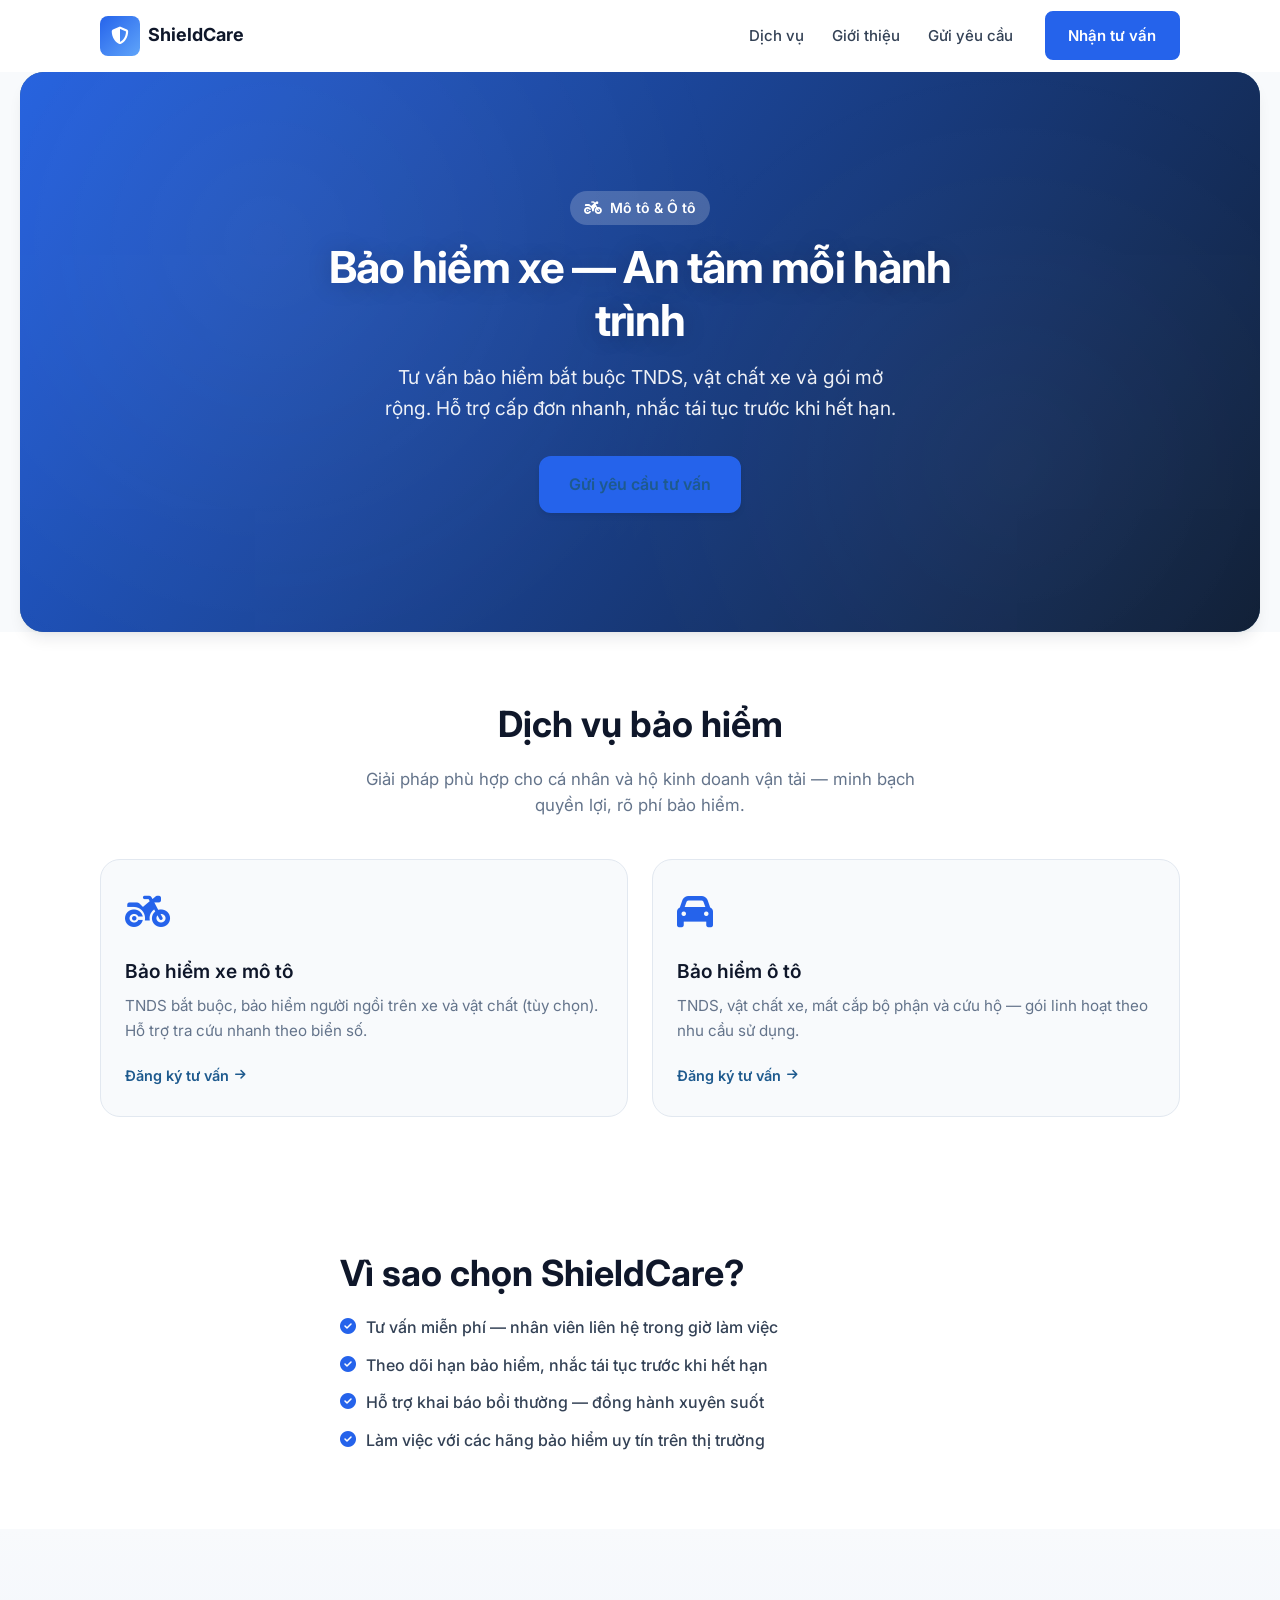
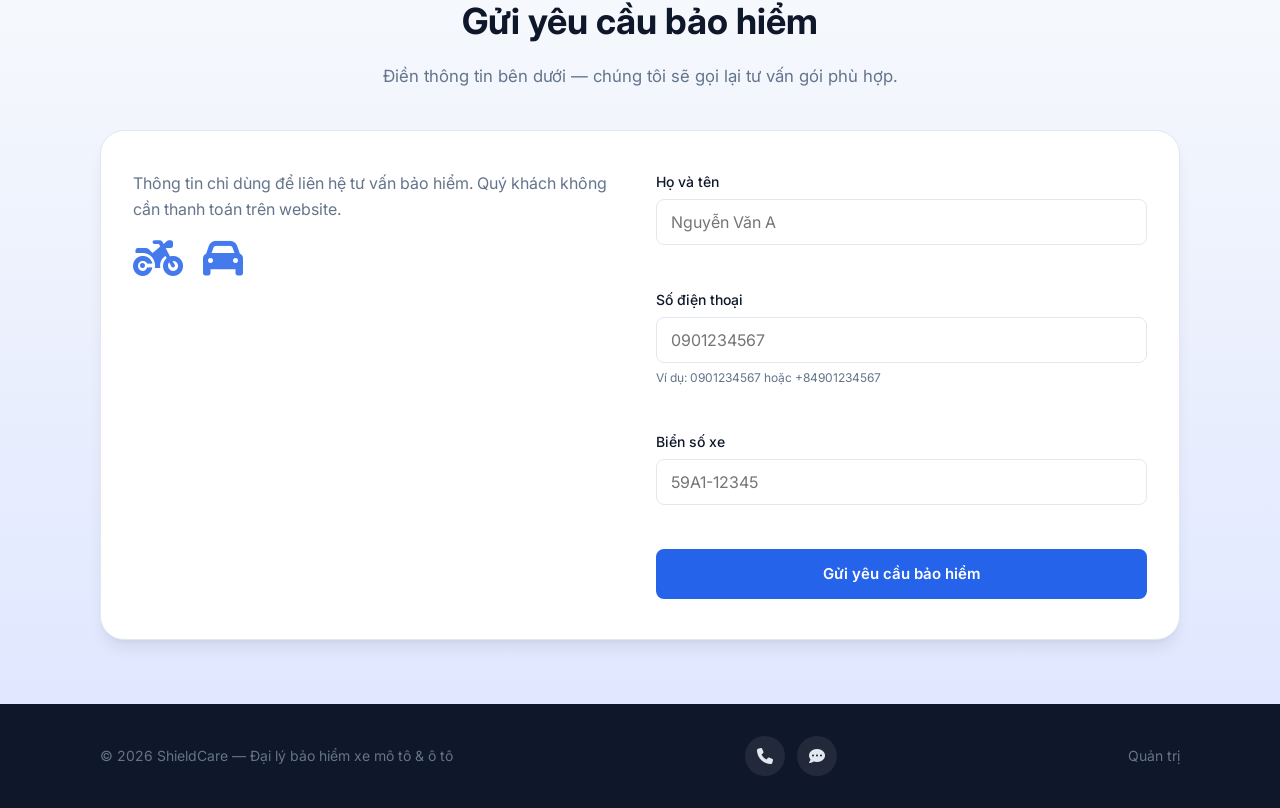
<file: index.html>
<!DOCTYPE html>
<html lang="vi">
  <head>
    <meta charset="UTF-8" />
    <meta name="viewport" content="width=device-width, initial-scale=1.0" />
    <meta
      name="description"
      content="ShieldCare — Đại lý bảo hiểm xe mô tô và ô tô. Tư vấn nhanh, thủ tục gọn, hỗ trợ tái tục bảo hiểm."
    />
    <!-- Đổi URL Render khi deploy backend (để trống = cùng domain với API) -->
    <meta name="api-base" content="https://web-bao-hiem-mmwl.onrender.com" />
    <title>ShieldCare | Bảo hiểm xe mô tô &amp; ô tô</title>
    <link rel="preconnect" href="https://fonts.googleapis.com" />
    <link rel="preconnect" href="https://fonts.gstatic.com" crossorigin />
    <link
      href="https://fonts.googleapis.com/css2?family=Inter:wght@400;500;600;700&display=swap"
      rel="stylesheet"
    />
    <link
      rel="stylesheet"
      href="https://cdnjs.cloudflare.com/ajax/libs/font-awesome/6.5.1/css/all.min.css"
      crossorigin="anonymous"
      referrerpolicy="no-referrer"
    />
    <link rel="stylesheet" href="style.css" />
  </head>
  <body>
    <a href="#main" class="skip-link">Chuyển tới nội dung chính</a>

    <header class="site-header" id="site-header">
      <nav class="navbar" aria-label="Điều hướng chính">
        <a href="#" class="navbar__logo">
          <span class="navbar__logo-icon" aria-hidden="true">
            <i class="fa-solid fa-shield-halved"></i>
          </span>
          ShieldCare
        </a>
        <button
          type="button"
          class="navbar__toggle"
          id="nav-toggle"
          aria-expanded="false"
          aria-controls="nav-menu"
          aria-label="Mở menu"
        >
          <span class="navbar__toggle-bar"></span>
          <span class="navbar__toggle-bar"></span>
          <span class="navbar__toggle-bar"></span>
        </button>
        <div class="navbar__menu" id="nav-menu">
          <ul class="navbar__links">
            <li><a href="#dich-vu" class="navbar__link">Dịch vụ</a></li>
            <li><a href="#gioi-thieu" class="navbar__link">Giới thiệu</a></li>
            <li><a href="#yeu-cau" class="navbar__link">Gửi yêu cầu</a></li>
          </ul>
          <a href="#yeu-cau" class="btn btn--primary navbar__cta">Nhận tư vấn</a>
        </div>
      </nav>
    </header>

    <main id="main">
      <section class="hero hero--vehicle" id="trang-chu" aria-labelledby="hero-title">
        <div class="hero__bg" aria-hidden="true"></div>
        <div class="hero__inner container">
          <p class="hero__badge">
            <i class="fa-solid fa-motorcycle" aria-hidden="true"></i>
            Mô tô &amp; Ô tô
          </p>
          <h1 class="hero__title" id="hero-title">Bảo hiểm xe — An tâm mỗi hành trình</h1>
          <p class="hero__subtitle">
            Tư vấn bảo hiểm bắt buộc TNDS, vật chất xe và gói mở rộng. Hỗ trợ cấp đơn nhanh, nhắc
            tái tục trước khi hết hạn.
          </p>
          <a href="#yeu-cau" class="btn btn--primary hero__cta">Gửi yêu cầu tư vấn</a>
        </div>
      </section>

      <section class="section services" id="dich-vu" aria-labelledby="services-title">
        <div class="container">
          <h2 class="section__title" id="services-title">Dịch vụ bảo hiểm</h2>
          <p class="section__lead">
            Giải pháp phù hợp cho cá nhân và hộ kinh doanh vận tải — minh bạch quyền lợi, rõ phí
            bảo hiểm.
          </p>
          <div class="services__grid services__grid--two">
            <article class="card">
              <div class="card__icon card__icon--fa" aria-hidden="true">
                <i class="fa-solid fa-motorcycle"></i>
              </div>
              <h3 class="card__title">Bảo hiểm xe mô tô</h3>
              <p class="card__text">
                TNDS bắt buộc, bảo hiểm người ngồi trên xe và vật chất (tùy chọn). Hỗ trợ tra
                cứu nhanh theo biển số.
              </p>
              <a href="#yeu-cau" class="card__link">
                Đăng ký tư vấn <i class="fa-solid fa-arrow-right" aria-hidden="true"></i>
              </a>
            </article>
            <article class="card">
              <div class="card__icon card__icon--fa" aria-hidden="true">
                <i class="fa-solid fa-car"></i>
              </div>
              <h3 class="card__title">Bảo hiểm ô tô</h3>
              <p class="card__text">
                TNDS, vật chất xe, mất cắp bộ phận và cứu hộ — gói linh hoạt theo nhu cầu sử
                dụng.
              </p>
              <a href="#yeu-cau" class="card__link">
                Đăng ký tư vấn <i class="fa-solid fa-arrow-right" aria-hidden="true"></i>
              </a>
            </article>
          </div>
        </div>
      </section>

      <section class="section about-short" id="gioi-thieu" aria-labelledby="about-title">
        <div class="container about-short__inner">
          <h2 class="section__title section__title--left" id="about-title">Vì sao chọn ShieldCare?</h2>
          <ul class="about-short__list">
            <li>
              <i class="fa-solid fa-circle-check" aria-hidden="true"></i>
              Tư vấn miễn phí — nhân viên liên hệ trong giờ làm việc
            </li>
            <li>
              <i class="fa-solid fa-circle-check" aria-hidden="true"></i>
              Theo dõi hạn bảo hiểm, nhắc tái tục trước khi hết hạn
            </li>
            <li>
              <i class="fa-solid fa-circle-check" aria-hidden="true"></i>
              Hỗ trợ khai báo bồi thường — đồng hành xuyên suốt
            </li>
            <li>
              <i class="fa-solid fa-circle-check" aria-hidden="true"></i>
              Làm việc với các hãng bảo hiểm uy tín trên thị trường
            </li>
          </ul>
        </div>
      </section>

      <section class="section request-section" id="yeu-cau" aria-labelledby="request-title">
        <div class="container">
          <h2 class="section__title" id="request-title">Gửi yêu cầu bảo hiểm</h2>
          <p class="section__lead">
            Điền thông tin bên dưới — chúng tôi sẽ gọi lại tư vấn gói phù hợp.
          </p>
          <div class="request-card">
            <div class="request-card__intro">
              <p>
                Thông tin chỉ dùng để liên hệ tư vấn bảo hiểm. Quý khách không cần thanh toán
                trên website.
              </p>
              <div class="request-card__icons" aria-hidden="true">
                <i class="fa-solid fa-motorcycle" title="Xe mô tô"></i>
                <i class="fa-solid fa-car" title="Ô tô"></i>
              </div>
            </div>
            <form class="request-form" id="request-form" novalidate>
              <p
                class="form-error form-error--global"
                id="form-api-error"
                role="alert"
                hidden
              ></p>
              <div class="form-group">
                <label for="ten-khach-hang">Họ và tên</label>
                <input
                  type="text"
                  id="ten-khach-hang"
                  name="tenKhachHang"
                  autocomplete="name"
                  required
                  maxlength="120"
                  placeholder="Nguyễn Văn A"
                />
                <span class="form-error" id="error-ten-khach-hang"></span>
              </div>
              <div class="form-group">
                <label for="so-dien-thoai">Số điện thoại</label>
                <input
                  type="tel"
                  id="so-dien-thoai"
                  name="soDienThoai"
                  autocomplete="tel"
                  required
                  placeholder="0901234567"
                />
                <span class="form-hint">Ví dụ: 0901234567 hoặc +84901234567</span>
                <span class="form-error" id="error-so-dien-thoai"></span>
              </div>
              <div class="form-group">
                <label for="bien-so">Biển số xe</label>
                <input
                  type="text"
                  id="bien-so"
                  name="bienSo"
                  required
                  maxlength="30"
                  placeholder="59A1-12345"
                />
                <span class="form-error" id="error-bien-so"></span>
              </div>
              <button type="submit" class="btn btn--primary btn--block" id="request-submit">
                Gửi yêu cầu bảo hiểm
              </button>
            </form>
          </div>
        </div>
      </section>
    </main>

    <footer class="site-footer">
      <div class="container site-footer__inner">
        <p class="site-footer__copy">
          &copy; <span id="year"></span> ShieldCare — Đại lý bảo hiểm xe mô tô &amp; ô tô
        </p>
        <div class="site-footer__social">
          <a href="tel:0900000000" class="site-footer__social-link" aria-label="Gọi hotline">
            <i class="fa-solid fa-phone" aria-hidden="true"></i>
          </a>
          <a
            href="https://zalo.me"
            class="site-footer__social-link"
            target="_blank"
            rel="noopener noreferrer"
            aria-label="Zalo"
          >
            <i class="fa-solid fa-comment-dots" aria-hidden="true"></i>
          </a>
        </div>
        <a href="admin.html" class="site-footer__admin-link">Quản trị</a>
      </div>
    </footer>

    <div class="site-toast" id="site-toast" role="status" aria-live="polite" hidden></div>

    <div class="site-popup" id="site-popup" role="dialog" aria-modal="true" aria-labelledby="popup-title" hidden>
      <div class="site-popup__backdrop" id="popup-backdrop"></div>
      <div class="site-popup__card">
        <div class="site-popup__icon" aria-hidden="true">
          <i class="fa-solid fa-circle-check"></i>
        </div>
        <h3 class="site-popup__title" id="popup-title">Gửi yêu cầu thành công</h3>
        <p class="site-popup__text" id="popup-message"></p>
        <button type="button" class="btn btn--primary" id="popup-close">Đóng</button>
      </div>
    </div>

    <script src="api-config.js"></script>
    <script src="frontend.js" defer></script>
  </body>
</html>
</file>
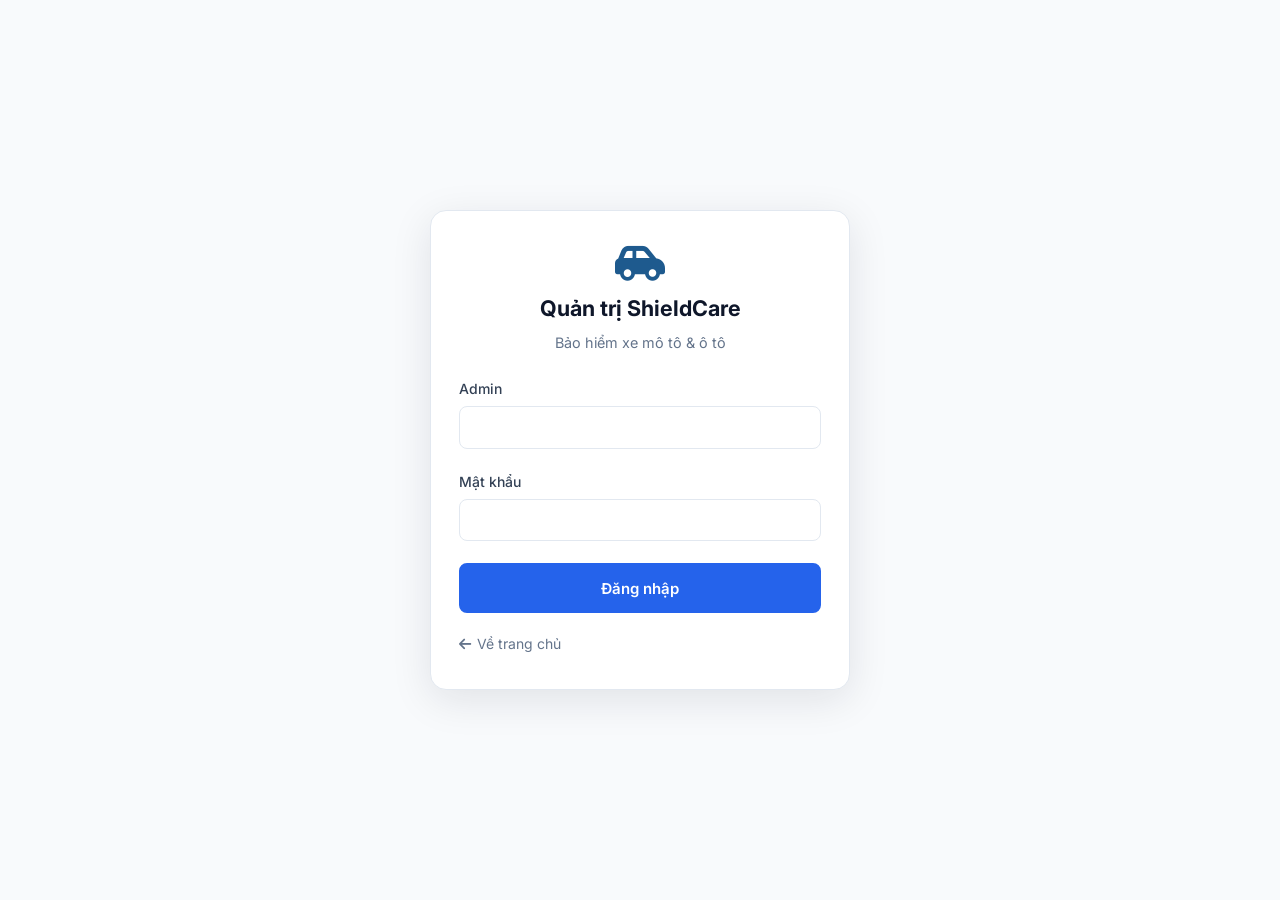
<file: admin.html>
<!DOCTYPE html>
<html lang="vi">
  <head>
    <meta charset="UTF-8" />
    <meta name="viewport" content="width=device-width, initial-scale=1.0" />
    <meta name="api-base" content="https://web-bao-hiem-mmwl.onrender.com" />
    <title>Quản trị | ShieldCare Bảo hiểm xe</title>
    <link rel="preconnect" href="https://fonts.googleapis.com" />
    <link rel="preconnect" href="https://fonts.gstatic.com" crossorigin />
    <link
      href="https://fonts.googleapis.com/css2?family=Inter:wght@400;500;600;700&display=swap"
      rel="stylesheet"
    />
    <link
      rel="stylesheet"
      href="https://cdnjs.cloudflare.com/ajax/libs/font-awesome/6.5.1/css/all.min.css"
      crossorigin="anonymous"
      referrerpolicy="no-referrer"
    />
    <link rel="stylesheet" href="style.css" />
    <link rel="stylesheet" href="admin.css" />
  </head>
  <body class="admin-body">
    <div class="admin-loading" id="admin-loading" aria-hidden="true">
      <div class="admin-loading__spinner"></div>
      <p>Đang tải...</p>
    </div>
    <div class="admin-toast" id="admin-toast" role="status" aria-live="polite" hidden></div>

    <!-- Đăng nhập -->
    <section class="admin-login" id="login-screen" hidden>
      <div class="admin-login__card">
        <div class="admin-login__brand">
          <i class="fa-solid fa-car-side" aria-hidden="true"></i>
          <h1>Quản trị ShieldCare</h1>
          <p>Bảo hiểm xe mô tô &amp; ô tô</p>
        </div>
        <form id="login-form" novalidate>
          <div class="admin-field">
            <label for="login-admin">Admin</label>
            <input type="text" id="login-admin" name="admin" autocomplete="username" required />
            <span class="admin-field__error" id="error-login-admin"></span>
          </div>
          <div class="admin-field">
            <label for="login-password">Mật khẩu</label>
            <input type="password" id="login-password" name="password" autocomplete="current-password" required />
            <span class="admin-field__error" id="error-login-password"></span>
          </div>
          <button type="submit" class="btn btn--primary btn--block">Đăng nhập</button>
        </form>
        <a href="index.html" class="admin-back-link">
          <i class="fa-solid fa-arrow-left" aria-hidden="true"></i> Về trang chủ
        </a>
      </div>
    </section>

    <!-- App sau đăng nhập -->
    <div class="admin-app admin-layout" id="dashboard-screen" hidden>
      <button type="button" class="admin-sidebar-toggle" id="sidebar-toggle" aria-label="Mở menu">
        <i class="fa-solid fa-bars"></i>
      </button>

      <aside class="admin-sidebar" id="admin-sidebar">
        <div class="admin-sidebar__brand">
          <i class="fa-solid fa-shield-halved"></i>
          <span>ShieldCare Admin</span>
        </div>
        <nav class="admin-nav" aria-label="Menu quản trị">
          <button type="button" class="admin-nav__item is-active" data-view="dashboard">
            <i class="fa-solid fa-gauge-high"></i> Dashboard
          </button>
          <button type="button" class="admin-nav__item" data-view="customers">
            <i class="fa-solid fa-users"></i> Khách hàng bảo hiểm
          </button>
          <button type="button" class="admin-nav__item" data-view="requests">
            <i class="fa-solid fa-inbox"></i> Yêu cầu mới
            <span class="admin-nav__badge" id="badge-requests" hidden>0</span>
          </button>
          <button type="button" class="admin-nav__item" data-view="expiring">
            <i class="fa-solid fa-triangle-exclamation"></i> Sắp hết hạn
            <span class="admin-nav__badge admin-nav__badge--warn" id="badge-expiring" hidden>0</span>
          </button>
          <button type="button" class="admin-nav__item admin-nav__item--logout" id="btn-logout">
            <i class="fa-solid fa-right-from-bracket"></i> Logout
          </button>
        </nav>
        <a href="index.html" class="admin-sidebar__home">Trang chủ website</a>
      </aside>

      <div class="admin-content">
        <!-- A. Dashboard tổng quan -->
        <section class="admin-panel is-active" id="panel-dashboard" data-panel="dashboard">
          <header class="admin-panel__header">
            <h1>Dashboard</h1>
            <p>Tổng quan hai hệ thống: khách hàng bảo hiểm &amp; yêu cầu từ website</p>
          </header>
          <div class="admin-stats admin-stats--dash">
            <div class="admin-stat-card">
              <span class="admin-stat-card__label">Khách đang quản lý</span>
              <strong class="admin-stat-card__value" id="dash-customers-total">0</strong>
            </div>
            <div class="admin-stat-card admin-stat-card--orange">
              <span class="admin-stat-card__label">Sắp hết hạn (≤7 ngày)</span>
              <strong class="admin-stat-card__value" id="dash-expiring">0</strong>
            </div>
            <div class="admin-stat-card admin-stat-card--red">
              <span class="admin-stat-card__label">Đã hết hạn</span>
              <strong class="admin-stat-card__value" id="dash-expired">0</strong>
            </div>
            <div class="admin-stat-card admin-stat-card--highlight">
              <span class="admin-stat-card__label">Yêu cầu mới (website)</span>
              <strong class="admin-stat-card__value" id="dash-requests-new">0</strong>
            </div>
          </div>
          <div class="admin-dash-actions">
            <button type="button" class="btn btn--primary" data-goto="customers">Quản lý khách hàng</button>
            <button type="button" class="btn btn--outline" data-goto="requests">Xem yêu cầu mới</button>
            <button type="button" class="btn btn--outline" data-goto="expiring">Danh sách sắp hết hạn</button>
          </div>
        </section>

        <!-- B. Khách hàng bảo hiểm (bảng customers) -->
        <section class="admin-panel" id="panel-customers" data-panel="customers" hidden>
          <header class="admin-panel__header">
            <h1>Khách hàng bảo hiểm</h1>
            <p>Quản lý hợp đồng đang theo dõi — nhắc tái tục, ngày hết hạn</p>
          </header>

          <div class="admin-card">
            <h2 class="admin-card__title" id="customer-form-title">Thêm khách hàng</h2>
            <form id="customer-form" class="admin-form-grid" novalidate>
              <input type="hidden" id="customer-id" value="" />
              <div class="admin-field">
                <label for="c-tenKhachHang">Tên khách hàng</label>
                <input type="text" id="c-tenKhachHang" required />
                <span class="admin-field__error" id="error-c-tenKhachHang"></span>
              </div>
              <div class="admin-field">
                <label for="c-bienSo">Biển số</label>
                <input type="text" id="c-bienSo" placeholder="68L-555.77" required />
                <span class="admin-field__error" id="error-c-bienSo"></span>
              </div>
              <div class="admin-field">
                <label for="c-ngayHieuLuc">Ngày hiệu lực</label>
                <input type="date" id="c-ngayHieuLuc" required />
                <span class="admin-field__error" id="error-c-ngayHieuLuc"></span>
              </div>
              <div class="admin-field">
                <label for="c-ngayHetHan">Ngày hết hạn</label>
                <input type="date" id="c-ngayHetHan" required />
                <span class="admin-field__error" id="error-c-ngayHetHan"></span>
              </div>
              <div class="admin-field admin-field--full">
                <label for="c-soDienThoai">Số điện thoại</label>
                <input type="tel" id="c-soDienThoai" placeholder="0901234567" required />
                <span class="admin-field__error" id="error-c-soDienThoai"></span>
              </div>
              <div class="admin-form-actions admin-field--full">
                <button type="submit" class="btn btn--primary" id="customer-submit">Lưu</button>
                <button type="button" class="btn btn--outline" id="customer-cancel" hidden>Hủy sửa</button>
              </div>
            </form>
          </div>

          <div class="admin-card">
            <div class="admin-toolbar">
              <div class="admin-search">
                <i class="fa-solid fa-magnifying-glass"></i>
                <input type="search" id="customers-search" placeholder="Tìm tên hoặc biển số..." />
              </div>
              <div class="admin-filters" id="customers-filters">
                <button type="button" class="admin-filter is-active" data-filter="all">Tất cả</button>
                <button type="button" class="admin-filter" data-filter="con_hieu_luc">Còn hiệu lực</button>
                <button type="button" class="admin-filter" data-filter="sap_het_han">Sắp hết hạn</button>
                <button type="button" class="admin-filter" data-filter="het_han">Đã hết hạn</button>
              </div>
            </div>
            <div class="admin-table-wrap">
              <table class="admin-table">
                <thead>
                  <tr>
                    <th>Tên KH</th>
                    <th>Biển số</th>
                    <th>Hiệu lực</th>
                    <th>Hết hạn</th>
                    <th>SĐT</th>
                    <th>Trạng thái</th>
                    <th>Thao tác</th>
                  </tr>
                </thead>
                <tbody id="customers-tbody">
                  <tr><td colspan="7" class="admin-table__empty">Chưa có dữ liệu</td></tr>
                </tbody>
              </table>
            </div>
          </div>
        </section>

        <!-- C. Yêu cầu mới (bảng customer_requests) -->
        <section class="admin-panel" id="panel-requests" data-panel="requests" hidden>
          <header class="admin-panel__header">
            <h1>Yêu cầu khách hàng mới</h1>
            <p>Khách gửi từ website — <strong>khác</strong> với khách hàng bảo hiểm đang quản lý</p>
          </header>
          <div class="admin-card">
            <div class="admin-toolbar">
              <div class="admin-search">
                <i class="fa-solid fa-magnifying-glass"></i>
                <input type="search" id="requests-search" placeholder="Tìm tên, biển số, SĐT..." />
              </div>
              <div class="admin-filters" id="requests-filters">
                <button type="button" class="admin-filter is-active" data-status="all">Tất cả</button>
                <button type="button" class="admin-filter" data-status="Yêu cầu mới">Yêu cầu mới</button>
              </div>
            </div>
            <div class="admin-table-wrap">
              <table class="admin-table">
                <thead>
                  <tr>
                    <th>Tên khách hàng</th>
                    <th>Số điện thoại</th>
                    <th>Biển số xe</th>
                    <th>Ngày giờ gửi</th>
                    <th>Trạng thái</th>
                    <th>Thao tác</th>
                  </tr>
                </thead>
                <tbody id="requests-tbody">
                  <tr><td colspan="6" class="admin-table__empty">Chưa có yêu cầu</td></tr>
                </tbody>
              </table>
            </div>
          </div>
        </section>

        <!-- D. Sắp hết hạn (chỉ đọc từ customers, lọc sap_het_han) -->
        <section class="admin-panel" id="panel-expiring" data-panel="expiring" hidden>
          <header class="admin-panel__header">
            <h1>Sắp hết hạn trong 7 ngày</h1>
            <p>Danh sách từ bảng <strong>customers</strong> — cần liên hệ nhắc tái tục</p>
          </header>
          <div class="admin-alert admin-alert--warn">
            <i class="fa-solid fa-bell"></i>
            Các hợp đồng dưới đây sẽ hết hạn trong vòng 7 ngày tới.
          </div>
          <div class="admin-card">
            <div class="admin-table-wrap">
              <table class="admin-table">
                <thead>
                  <tr>
                    <th>Tên KH</th>
                    <th>Biển số</th>
                    <th>Hết hạn</th>
                    <th>SĐT</th>
                    <th>Trạng thái</th>
                    <th>Thao tác</th>
                  </tr>
                </thead>
                <tbody id="expiring-tbody">
                  <tr><td colspan="6" class="admin-table__empty">Không có hợp đồng sắp hết hạn</td></tr>
                </tbody>
              </table>
            </div>
          </div>
        </section>
      </div>
    </div>

    <script src="api-config.js"></script>
    <script src="admin.js" defer></script>
  </body>
</html>
</file>
<file: style.css>
/* ShieldCare — Đại lý Bảo hiểm (vanilla CSS) */

:root {
  --color-primary: #1e5a8e;
  --color-primary-dark: #154a73;
  --color-primary-light: #2d7ab8;
  --color-accent: #0d9488;
  --color-white: #ffffff;
  --color-gray-50: #f8fafc;
  --color-gray-100: #f1f5f9;
  --color-gray-200: #e2e8f0;
  --color-gray-500: #64748b;
  --color-gray-700: #334155;
  --color-gray-900: #0f172a;
  --color-error: #dc2626;
  --color-success: #059669;
  --font-sans: "Inter", system-ui, -apple-system, BlinkMacSystemFont, "Segoe UI", Roboto,
    sans-serif;
  --shadow-sm: 0 1px 2px rgba(15, 23, 42, 0.06);
  --shadow-md: 0 4px 6px -1px rgba(15, 23, 42, 0.08), 0 2px 4px -2px rgba(15, 23, 42, 0.06);
  --shadow-lg: 0 10px 15px -3px rgba(15, 23, 42, 0.08), 0 4px 6px -4px rgba(15, 23, 42, 0.06);
  --shadow-xl: 0 20px 25px -5px rgba(15, 23, 42, 0.1), 0 8px 10px -6px rgba(15, 23, 42, 0.08);
  --radius-sm: 8px;
  --radius-md: 12px;
  --radius-lg: 20px;
  --radius-xl: 24px;
  --header-height: 72px;
  --transition: 0.22s ease;
}

*,
*::before,
*::after {
  box-sizing: border-box;
}

html {
  scroll-behavior: smooth;
}

@media (prefers-reduced-motion: reduce) {
  html {
    scroll-behavior: auto;
  }

  *,
  *::before,
  *::after {
    animation-duration: 0.01ms !important;
    animation-iteration-count: 1 !important;
    transition-duration: 0.01ms !important;
  }
}

body {
  margin: 0;
  font-family: var(--font-sans);
  font-size: 1rem;
  line-height: 1.6;
  color: var(--color-gray-700);
  background: var(--color-gray-50);
}

a {
  color: var(--color-primary);
  text-decoration: none;
  transition: color var(--transition);
}

a:hover {
  color: var(--color-primary-light);
}

.skip-link {
  position: absolute;
  top: -100px;
  left: 1rem;
  z-index: 2000;
  padding: 0.75rem 1rem;
  background: var(--color-primary);
  color: var(--color-white);
  border-radius: var(--radius-sm);
  font-weight: 600;
}

.skip-link:focus {
  top: 1rem;
  outline: 2px solid var(--color-white);
  outline-offset: 2px;
}

/* Buttons */
.btn {
  display: inline-flex;
  align-items: center;
  justify-content: center;
  gap: 0.5rem;
  padding: 0.65rem 1.35rem;
  font-family: inherit;
  font-size: 0.9375rem;
  font-weight: 600;
  border-radius: var(--radius-sm);
  border: 2px solid transparent;
  cursor: pointer;
  transition: background var(--transition), color var(--transition),
    border-color var(--transition), box-shadow var(--transition), transform 0.15s ease;
}

.btn--primary {
  background: var(--color-primary);
  color: var(--color-white);
  border-color: var(--color-primary);
}

.btn--primary:hover {
  background: var(--color-primary-dark);
  border-color: var(--color-primary-dark);
  color: var(--color-white);
  box-shadow: var(--shadow-md);
}

.btn--outline {
  background: transparent;
  color: var(--color-primary);
  border-color: var(--color-primary);
}

.btn--outline:hover {
  background: var(--color-primary);
  color: var(--color-white);
}

.btn--block {
  width: 100%;
  padding: 0.85rem 1.25rem;
}

/* Layout */
.container {
  width: 100%;
  max-width: 1120px;
  margin: 0 auto;
  padding: 0 1.25rem;
}

.section {
  padding: 4rem 0;
}

.section__title {
  margin: 0 0 0.75rem;
  font-size: clamp(1.65rem, 4vw, 2.25rem);
  font-weight: 700;
  color: var(--color-gray-900);
  text-align: center;
}

.section__title--left {
  text-align: left;
}

.section__lead {
  margin: 0 auto 2.5rem;
  max-width: 560px;
  text-align: center;
  color: var(--color-gray-500);
  font-size: 1.05rem;
}

/* Header */
.site-header {
  position: fixed;
  top: 0;
  left: 0;
  right: 0;
  z-index: 1000;
  height: var(--header-height);
  display: flex;
  align-items: center;
  background: rgba(255, 255, 255, 0.92);
  backdrop-filter: blur(10px);
  -webkit-backdrop-filter: blur(10px);
  border-bottom: 1px solid transparent;
  transition: background var(--transition), box-shadow var(--transition),
    border-color var(--transition);
}

.site-header.is-scrolled {
  background: rgba(255, 255, 255, 0.98);
  box-shadow: var(--shadow-md);
  border-bottom-color: var(--color-gray-200);
}

.navbar {
  width: 100%;
  max-width: 1120px;
  margin: 0 auto;
  padding: 0 1.25rem;
  display: flex;
  align-items: center;
  justify-content: space-between;
  gap: 1rem;
}

.navbar__logo {
  display: inline-flex;
  align-items: center;
  gap: 0.5rem;
  font-weight: 700;
  font-size: 1.125rem;
  color: var(--color-gray-900);
  z-index: 1002;
}

.navbar__logo:hover {
  color: var(--color-primary);
}

.navbar__logo-icon {
  display: flex;
  align-items: center;
  justify-content: center;
  width: 40px;
  height: 40px;
  border-radius: var(--radius-sm);
  background: linear-gradient(135deg, var(--color-primary), var(--color-primary-light));
  color: var(--color-white);
  font-size: 1.1rem;
}

.navbar__toggle {
  display: none;
  flex-direction: column;
  justify-content: center;
  gap: 5px;
  width: 44px;
  height: 44px;
  padding: 0;
  border: none;
  background: transparent;
  cursor: pointer;
  border-radius: var(--radius-sm);
  z-index: 1002;
}

.navbar__toggle:focus-visible {
  outline: 2px solid var(--color-primary);
  outline-offset: 2px;
}

.navbar__toggle-bar {
  display: block;
  width: 22px;
  height: 2px;
  background: var(--color-gray-900);
  border-radius: 2px;
  transition: transform var(--transition), opacity var(--transition);
}

.site-header.nav-open .navbar__toggle-bar:nth-child(1) {
  transform: translateY(7px) rotate(45deg);
}

.site-header.nav-open .navbar__toggle-bar:nth-child(2) {
  opacity: 0;
}

.site-header.nav-open .navbar__toggle-bar:nth-child(3) {
  transform: translateY(-7px) rotate(-45deg);
}

.navbar__menu {
  display: flex;
  align-items: center;
  gap: 2rem;
}

.navbar__links {
  display: flex;
  align-items: center;
  gap: 1.75rem;
  list-style: none;
  margin: 0;
  padding: 0;
}

.navbar__link {
  font-weight: 500;
  font-size: 0.9375rem;
  color: var(--color-gray-700);
}

.navbar__link:hover {
  color: var(--color-primary);
}

@media (max-width: 768px) {
  .navbar__toggle {
    display: flex;
  }

  .navbar__menu {
    position: fixed;
    inset: 0;
    flex-direction: column;
    justify-content: center;
    gap: 2rem;
    padding: var(--header-height) 1.5rem 2rem;
    background: var(--color-white);
    opacity: 0;
    visibility: hidden;
    pointer-events: none;
    transition: opacity var(--transition), visibility var(--transition);
  }

  .site-header.nav-open .navbar__menu {
    opacity: 1;
    visibility: visible;
    pointer-events: auto;
  }

  .navbar__links {
    flex-direction: column;
    gap: 1.25rem;
  }

  .navbar__link {
    font-size: 1.125rem;
  }

  .navbar__cta {
    width: 100%;
    max-width: 240px;
  }
}

/* Hero */
.hero {
  position: relative;
  margin: var(--header-height) 1.25rem 0;
  min-height: min(70vh, 560px);
  display: flex;
  align-items: center;
  justify-content: center;
  border-radius: var(--radius-xl);
  overflow: hidden;
  box-shadow: var(--shadow-lg);
}

.hero__bg {
  position: absolute;
  inset: 0;
  background-color: var(--color-primary-dark);
  background-image: linear-gradient(
      135deg,
      rgba(30, 90, 142, 0.92) 0%,
      rgba(13, 148, 136, 0.75) 100%
    ),
    url("https://images.unsplash.com/photo-1454165804606-c3d57bc86b40?auto=format&fit=crop&w=1600&q=80");
  background-size: cover;
  background-position: center;
}

.hero__bg::after {
  content: "";
  position: absolute;
  inset: 0;
  opacity: 0.35;
  background-image: radial-gradient(
      circle at 20% 30%,
      rgba(255, 255, 255, 0.15) 0%,
      transparent 45%
    ),
    radial-gradient(circle at 80% 70%, rgba(255, 255, 255, 0.1) 0%, transparent 40%);
  pointer-events: none;
}

.hero__inner {
  position: relative;
  z-index: 1;
  text-align: center;
  padding: 3rem 1.5rem;
  max-width: 720px;
}

.hero__title {
  margin: 0 0 1rem;
  font-size: clamp(1.75rem, 5vw, 2.75rem);
  font-weight: 700;
  line-height: 1.2;
  color: var(--color-white);
  letter-spacing: -0.02em;
  text-shadow: 0 2px 24px rgba(0, 0, 0, 0.2);
}

.hero__subtitle {
  margin: 0 auto 2rem;
  max-width: 520px;
  font-size: clamp(1rem, 2.5vw, 1.2rem);
  color: rgba(255, 255, 255, 0.92);
}

.hero__cta {
  background: var(--color-white);
  color: var(--color-primary);
  border-color: var(--color-white);
  padding: 0.85rem 1.75rem;
  font-size: 1rem;
  border-radius: var(--radius-md);
  box-shadow: var(--shadow-md);
}

.hero__cta:hover {
  background: var(--color-gray-100);
  border-color: var(--color-gray-100);
  color: var(--color-primary-dark);
  transform: translateY(-2px);
  box-shadow: var(--shadow-xl);
}

@media (max-width: 768px) {
  .hero {
    margin-left: 1rem;
    margin-right: 1rem;
    border-radius: var(--radius-lg);
    min-height: 480px;
  }
}

/* Services */
.services {
  background: var(--color-white);
}

.services__grid {
  display: grid;
  grid-template-columns: 1fr;
  gap: 1.5rem;
}

@media (min-width: 600px) {
  .services__grid {
    grid-template-columns: repeat(3, 1fr);
  }
}

.card {
  background: var(--color-gray-50);
  border: 1px solid var(--color-gray-200);
  border-radius: var(--radius-lg);
  padding: 1.75rem 1.5rem;
  transition: transform var(--transition), box-shadow var(--transition),
    border-color var(--transition);
}

.card:hover {
  transform: translateY(-6px);
  box-shadow: var(--shadow-xl);
  border-color: rgba(30, 90, 142, 0.2);
}

.card__icon {
  font-size: 2.25rem;
  margin-bottom: 1rem;
}

.card__title {
  margin: 0 0 0.5rem;
  font-size: 1.2rem;
  font-weight: 600;
  color: var(--color-gray-900);
}

.card__text {
  margin: 0 0 1.25rem;
  color: var(--color-gray-500);
  font-size: 0.95rem;
}

.card__link {
  display: inline-flex;
  align-items: center;
  gap: 0.4rem;
  font-weight: 600;
  font-size: 0.9rem;
  color: var(--color-primary);
}

.card__link:hover i {
  transform: translateX(3px);
}

.card__link i {
  font-size: 0.75rem;
  transition: transform var(--transition);
}

/* About */
.about {
  background: linear-gradient(180deg, var(--color-gray-50) 0%, var(--color-white) 100%);
}

.about__inner {
  display: grid;
  gap: 2.5rem;
}

@media (min-width: 768px) {
  .about__inner {
    grid-template-columns: 1.2fr 1fr;
    gap: 3rem;
    align-items: center;
  }
}

.about__content p {
  margin: 0 0 1rem;
}

.about__highlights {
  display: grid;
  gap: 1rem;
}

.about__stat {
  background: var(--color-white);
  border: 1px solid var(--color-gray-200);
  border-radius: var(--radius-md);
  padding: 1.25rem 1.5rem;
  box-shadow: var(--shadow-sm);
}

.about__stat-value {
  display: block;
  font-size: 1.75rem;
  font-weight: 700;
  color: var(--color-primary);
}

.about__stat-label {
  font-size: 0.875rem;
  color: var(--color-gray-500);
}

/* Form */
.consultation {
  background: var(--color-white);
}

.consultation__layout {
  display: grid;
  gap: 2.5rem;
}

@media (min-width: 900px) {
  .consultation__layout {
    grid-template-columns: 1fr 1fr;
    gap: 3rem;
    align-items: center;
  }
}

.consultation__intro p {
  margin: 0 0 1.5rem;
  color: var(--color-gray-500);
}

.consultation__bullets {
  list-style: none;
  margin: 0;
  padding: 0;
}

.consultation__bullets li {
  display: flex;
  align-items: center;
  gap: 0.65rem;
  margin-bottom: 0.65rem;
  font-weight: 500;
}

.consultation__bullets i {
  color: var(--color-accent);
}

.form-card {
  background: var(--color-gray-50);
  border: 1px solid var(--color-gray-200);
  border-radius: var(--radius-lg);
  padding: 2rem 1.5rem;
  box-shadow: var(--shadow-md);
}

@media (min-width: 768px) {
  .form-card {
    padding: 2.25rem 2rem;
  }
}

.consultation-form .form-group {
  margin-bottom: 1.25rem;
}

.consultation-form label {
  display: block;
  margin-bottom: 0.4rem;
  font-weight: 500;
  font-size: 0.875rem;
  color: var(--color-gray-900);
}

.consultation-form input,
.consultation-form select {
  width: 100%;
  padding: 0.7rem 0.85rem;
  font-family: inherit;
  font-size: 1rem;
  border: 1px solid var(--color-gray-200);
  border-radius: var(--radius-sm);
  background: var(--color-white);
  color: var(--color-gray-900);
  transition: border-color var(--transition), box-shadow var(--transition);
}

.consultation-form input:focus,
.consultation-form select:focus {
  outline: none;
  border-color: var(--color-primary);
  box-shadow: 0 0 0 3px rgba(30, 90, 142, 0.15);
}

.consultation-form input[aria-invalid="true"],
.consultation-form select[aria-invalid="true"] {
  border-color: var(--color-error);
}

.form-error {
  display: block;
  min-height: 1.25rem;
  margin-top: 0.35rem;
  font-size: 0.8125rem;
  color: var(--color-error);
}

.form-error--global {
  min-height: auto;
  margin: 0 0 1rem;
  padding: 0.75rem 1rem;
  background: rgba(220, 38, 38, 0.08);
  border: 1px solid rgba(220, 38, 38, 0.25);
  border-radius: var(--radius-sm);
}

.form-error--global[hidden] {
  display: none;
}

.btn:disabled {
  opacity: 0.65;
  cursor: not-allowed;
}

.form-success {
  margin: 1rem 0 0;
  padding: 0.85rem 1rem;
  background: rgba(5, 150, 105, 0.1);
  border: 1px solid rgba(5, 150, 105, 0.35);
  border-radius: var(--radius-sm);
  color: var(--color-success);
  font-weight: 600;
  text-align: center;
}

.form-success[hidden] {
  display: none;
}

/* Footer */
.site-footer {
  background: var(--color-gray-900);
  padding: 2rem 0;
}

.site-footer__inner {
  display: flex;
  flex-direction: column;
  align-items: center;
  gap: 1.25rem;
  text-align: center;
}

@media (min-width: 600px) {
  .site-footer__inner {
    flex-direction: row;
    justify-content: space-between;
    text-align: left;
  }
}

.site-footer__copy {
  margin: 0;
  font-size: 0.875rem;
  color: var(--color-gray-500);
}

.site-footer__social {
  display: flex;
  gap: 0.75rem;
}

.site-footer__social-link {
  display: flex;
  align-items: center;
  justify-content: center;
  width: 40px;
  height: 40px;
  border-radius: 50%;
  background: rgba(255, 255, 255, 0.08);
  color: var(--color-gray-200);
  transition: background var(--transition), color var(--transition), transform 0.15s ease;
}

.site-footer__social-link:hover {
  background: var(--color-primary);
  color: var(--color-white);
  transform: translateY(-2px);
}

/* ========== Bảo hiểm xe mô tô & ô tô (bổ sung) ========== */

:root {
  --color-vehicle: #2563eb;
  --color-vehicle-dark: #1d4ed8;
}

.hero--vehicle .hero__bg {
  background-image: linear-gradient(
      125deg,
      rgba(37, 99, 235, 0.9) 0%,
      rgba(15, 23, 42, 0.85) 100%
    ),
    url("https://images.unsplash.com/photo-1449965408869-eaa3f722e40d?auto=format&fit=crop&w=1600&q=80");
}

.hero__badge {
  display: inline-flex;
  align-items: center;
  gap: 0.5rem;
  margin: 0 0 1rem;
  padding: 0.35rem 0.85rem;
  background: rgba(255, 255, 255, 0.2);
  border-radius: 999px;
  color: #fff;
  font-size: 0.875rem;
  font-weight: 600;
}

.services__grid--two {
  grid-template-columns: 1fr;
  max-width: 720px;
  margin: 0 auto;
}

@media (min-width: 640px) {
  .services__grid--two {
    grid-template-columns: 1fr 1fr;
    max-width: none;
  }
}

.card__icon--fa {
  font-size: 2rem;
  color: var(--color-vehicle);
}

.card__icon--fa i {
  font-size: 2.25rem;
}

.about-short {
  background: var(--color-white);
}

.about-short__inner {
  max-width: 640px;
}

.about-short__list {
  list-style: none;
  margin: 0;
  padding: 0;
}

.about-short__list li {
  display: flex;
  align-items: flex-start;
  gap: 0.65rem;
  margin-bottom: 0.75rem;
  font-weight: 500;
  color: var(--color-gray-700);
}

.about-short__list i {
  color: var(--color-vehicle);
  margin-top: 0.2rem;
}

.request-section {
  background: linear-gradient(180deg, var(--color-gray-50) 0%, #e0e7ff 100%);
}

.request-card {
  display: grid;
  gap: 2rem;
  background: var(--color-white);
  border: 1px solid var(--color-gray-200);
  border-radius: var(--radius-xl);
  padding: 2rem 1.5rem;
  box-shadow: var(--shadow-lg);
}

@media (min-width: 900px) {
  .request-card {
    grid-template-columns: 1fr 1fr;
    padding: 2.5rem 2rem;
    align-items: start;
  }
}

.request-card__intro p {
  color: var(--color-gray-500);
  margin: 0 0 1rem;
}

.request-card__icons {
  display: flex;
  gap: 1.25rem;
  font-size: 2.5rem;
  color: var(--color-vehicle);
  opacity: 0.85;
}

.request-form .form-group {
  margin-bottom: 1.15rem;
}

.request-form label {
  display: block;
  margin-bottom: 0.35rem;
  font-weight: 500;
  font-size: 0.875rem;
  color: var(--color-gray-900);
}

.request-form input {
  width: 100%;
  padding: 0.75rem 0.9rem;
  font-family: inherit;
  font-size: 1rem;
  border: 1px solid var(--color-gray-200);
  border-radius: var(--radius-sm);
  transition: border-color var(--transition), box-shadow var(--transition);
}

.request-form input:focus {
  outline: none;
  border-color: var(--color-vehicle);
  box-shadow: 0 0 0 3px rgba(37, 99, 235, 0.15);
}

.request-form input[aria-invalid="true"] {
  border-color: var(--color-error);
}

.form-hint {
  display: block;
  margin-top: 0.3rem;
  font-size: 0.75rem;
  color: var(--color-gray-500);
}

.site-footer__admin-link {
  font-size: 0.875rem;
  color: var(--color-gray-500);
}

.site-footer__admin-link:hover {
  color: var(--color-vehicle);
}

/* Toast */
.site-toast {
  position: fixed;
  bottom: 1.5rem;
  left: 50%;
  transform: translateX(-50%) translateY(120%);
  z-index: 5000;
  max-width: min(420px, calc(100% - 2rem));
  padding: 1rem 1.25rem;
  background: var(--color-gray-900);
  color: #fff;
  border-radius: var(--radius-md);
  font-weight: 500;
  font-size: 0.9375rem;
  box-shadow: var(--shadow-xl);
  opacity: 0;
  transition: transform 0.35s ease, opacity 0.35s ease;
  text-align: center;
}

.site-toast--show {
  transform: translateX(-50%) translateY(0);
  opacity: 1;
}

.site-toast[hidden] {
  display: none;
}

/* Popup */
.site-popup[hidden] {
  display: none !important;
}

.site-popup {
  position: fixed;
  inset: 0;
  z-index: 6000;
  display: flex;
  align-items: center;
  justify-content: center;
  padding: 1.25rem;
}

.site-popup__backdrop {
  position: absolute;
  inset: 0;
  background: rgba(15, 23, 42, 0.5);
  backdrop-filter: blur(4px);
}

.site-popup__card {
  position: relative;
  width: 100%;
  max-width: 400px;
  background: #fff;
  border-radius: var(--radius-lg);
  padding: 2rem 1.5rem;
  text-align: center;
  box-shadow: var(--shadow-xl);
  animation: popup-in 0.3s ease;
}

@keyframes popup-in {
  from {
    opacity: 0;
    transform: scale(0.95) translateY(8px);
  }
  to {
    opacity: 1;
    transform: scale(1) translateY(0);
  }
}

.site-popup__icon {
  font-size: 3rem;
  color: var(--color-success);
  margin-bottom: 0.75rem;
}

.site-popup__title {
  margin: 0 0 0.5rem;
  font-size: 1.25rem;
  color: var(--color-gray-900);
}

.site-popup__text {
  margin: 0 0 1.25rem;
  color: var(--color-gray-500);
  font-size: 0.95rem;
  line-height: 1.5;
}

.btn--primary {
  background: var(--color-vehicle);
  border-color: var(--color-vehicle);
}

.btn--primary:hover {
  background: var(--color-vehicle-dark);
  border-color: var(--color-vehicle-dark);
}

.btn--outline {
  border-color: var(--color-vehicle);
  color: var(--color-vehicle);
}

.btn--outline:hover {
  background: var(--color-vehicle);
  color: #fff;
}

.navbar__logo-icon {
  background: linear-gradient(135deg, var(--color-vehicle), #60a5fa);
}
</file>
<file: admin.css>
/* admin.css — Giao diện dashboard quản trị bảo hiểm mô tô */

.admin-body {
  min-height: 100vh;
  background: var(--color-gray-50, #f8fafc);
}

/* Loading */
.admin-loading {
  position: fixed;
  inset: 0;
  z-index: 3000;
  display: flex;
  flex-direction: column;
  align-items: center;
  justify-content: center;
  gap: 1rem;
  background: rgba(255, 255, 255, 0.85);
  backdrop-filter: blur(4px);
}

.admin-loading[hidden] {
  display: none;
}

.admin-loading__spinner {
  width: 40px;
  height: 40px;
  border: 3px solid #e2e8f0;
  border-top-color: #1e5a8e;
  border-radius: 50%;
  animation: admin-spin 0.8s linear infinite;
}

@keyframes admin-spin {
  to {
    transform: rotate(360deg);
  }
}

/* Toast */
.admin-toast {
  position: fixed;
  top: 1rem;
  right: 1rem;
  z-index: 4000;
  max-width: min(360px, calc(100% - 2rem));
  padding: 0.85rem 1.1rem;
  border-radius: 10px;
  font-weight: 500;
  font-size: 0.9rem;
  box-shadow: 0 10px 25px rgba(15, 23, 42, 0.15);
  animation: admin-toast-in 0.25s ease;
}

.admin-toast[hidden] {
  display: none;
}

.admin-toast--success {
  background: #ecfdf5;
  color: #047857;
  border: 1px solid #6ee7b7;
}

.admin-toast--error {
  background: #fef2f2;
  color: #b91c1c;
  border: 1px solid #fca5a5;
}

@keyframes admin-toast-in {
  from {
    opacity: 0;
    transform: translateY(-8px);
  }
  to {
    opacity: 1;
    transform: translateY(0);
  }
}

/* Login */
.admin-login {
  min-height: 100vh;
  display: flex;
  align-items: center;
  justify-content: center;
  padding: 1.5rem;
}

.admin-login[hidden],
.admin-app[hidden] {
  display: none !important;
}

.admin-login__card {
  width: 100%;
  max-width: 420px;
  background: #fff;
  border-radius: 16px;
  padding: 2rem 1.75rem;
  box-shadow: 0 10px 40px rgba(15, 23, 42, 0.1);
  border: 1px solid #e2e8f0;
}

.admin-login__brand {
  text-align: center;
  margin-bottom: 1.5rem;
}

.admin-login__brand i {
  font-size: 2.5rem;
  color: #1e5a8e;
  margin-bottom: 0.5rem;
}

.admin-login__brand h1 {
  margin: 0 0 0.35rem;
  font-size: 1.35rem;
  color: #0f172a;
}

.admin-login__brand p {
  margin: 0;
  color: #64748b;
  font-size: 0.9rem;
}

.admin-back-link {
  display: inline-flex;
  align-items: center;
  gap: 0.4rem;
  margin-top: 1.25rem;
  font-size: 0.875rem;
  color: #64748b;
}

.admin-back-link:hover {
  color: #1e5a8e;
}

/* Header dashboard */
.admin-header {
  background: #fff;
  border-bottom: 1px solid #e2e8f0;
  position: sticky;
  top: 0;
  z-index: 100;
}

.admin-header__inner {
  max-width: 1120px;
  margin: 0 auto;
  padding: 1rem 1.25rem;
  display: flex;
  align-items: center;
  justify-content: space-between;
  gap: 1rem;
  flex-wrap: wrap;
}

.admin-header__title {
  display: flex;
  align-items: center;
  gap: 0.6rem;
  font-weight: 700;
  color: #0f172a;
}

.admin-header__title i {
  color: #1e5a8e;
}

.admin-header__actions {
  display: flex;
  gap: 0.5rem;
  flex-wrap: wrap;
}

.btn--sm {
  padding: 0.45rem 0.9rem;
  font-size: 0.8125rem;
}

.admin-main {
  padding: 1.5rem 1.25rem 3rem;
}

/* Stats */
.admin-stats {
  display: grid;
  grid-template-columns: repeat(2, 1fr);
  gap: 1rem;
  margin-bottom: 1.5rem;
}

@media (min-width: 768px) {
  .admin-stats {
    grid-template-columns: repeat(4, 1fr);
  }
}

.admin-stat-card {
  background: #fff;
  border: 1px solid #e2e8f0;
  border-radius: 12px;
  padding: 1rem 1.15rem;
  box-shadow: 0 1px 3px rgba(15, 23, 42, 0.06);
}

.admin-stat-card__label {
  display: block;
  font-size: 0.8rem;
  color: #64748b;
  margin-bottom: 0.25rem;
}

.admin-stat-card__value {
  font-size: 1.5rem;
  color: #0f172a;
}

.admin-stat-card--green {
  border-left: 4px solid #059669;
}

.admin-stat-card--orange {
  border-left: 4px solid #ea580c;
}

.admin-stat-card--red {
  border-left: 4px solid #dc2626;
}

/* Card */
.admin-card {
  background: #fff;
  border: 1px solid #e2e8f0;
  border-radius: 14px;
  padding: 1.25rem 1.25rem 1.5rem;
  margin-bottom: 1.5rem;
  box-shadow: 0 1px 3px rgba(15, 23, 42, 0.05);
}

.admin-card__title {
  margin: 0 0 1rem;
  font-size: 1.1rem;
  color: #0f172a;
}

/* Form */
.admin-form-grid {
  display: grid;
  grid-template-columns: 1fr;
  gap: 1rem;
}

@media (min-width: 640px) {
  .admin-form-grid {
    grid-template-columns: 1fr 1fr;
  }
}

.admin-field--full {
  grid-column: 1 / -1;
}

.admin-field label {
  display: block;
  margin-bottom: 0.35rem;
  font-size: 0.875rem;
  font-weight: 500;
  color: #334155;
}

.admin-field input {
  width: 100%;
  padding: 0.65rem 0.8rem;
  border: 1px solid #e2e8f0;
  border-radius: 8px;
  font-family: inherit;
  font-size: 1rem;
}

.admin-field input:focus {
  outline: none;
  border-color: #1e5a8e;
  box-shadow: 0 0 0 3px rgba(30, 90, 142, 0.12);
}

.admin-field input.is-invalid {
  border-color: #dc2626;
}

.admin-field__error {
  display: block;
  min-height: 1.1rem;
  margin-top: 0.25rem;
  font-size: 0.8rem;
  color: #dc2626;
}

.admin-form-actions {
  display: flex;
  flex-wrap: wrap;
  gap: 0.5rem;
}

/* Toolbar */
.admin-toolbar {
  display: flex;
  flex-direction: column;
  gap: 1rem;
  margin-bottom: 1rem;
}

@media (min-width: 768px) {
  .admin-toolbar {
    flex-direction: row;
    align-items: center;
    justify-content: space-between;
  }
}

.admin-search {
  position: relative;
  flex: 1;
  max-width: 360px;
}

.admin-search i {
  position: absolute;
  left: 0.85rem;
  top: 50%;
  transform: translateY(-50%);
  color: #94a3b8;
}

.admin-search input {
  width: 100%;
  padding: 0.65rem 0.85rem 0.65rem 2.35rem;
  border: 1px solid #e2e8f0;
  border-radius: 8px;
  font-family: inherit;
}

.admin-filters {
  display: flex;
  flex-wrap: wrap;
  gap: 0.4rem;
}

.admin-filter {
  padding: 0.45rem 0.85rem;
  border: 1px solid #e2e8f0;
  border-radius: 999px;
  background: #fff;
  font-family: inherit;
  font-size: 0.8125rem;
  cursor: pointer;
  color: #475569;
  transition: background 0.2s, color 0.2s, border-color 0.2s;
}

.admin-filter:hover {
  border-color: #1e5a8e;
  color: #1e5a8e;
}

.admin-filter.is-active {
  background: #1e5a8e;
  border-color: #1e5a8e;
  color: #fff;
}

/* Table */
.admin-table-wrap {
  overflow-x: auto;
}

.admin-table {
  width: 100%;
  border-collapse: collapse;
  font-size: 0.875rem;
}

.admin-table th,
.admin-table td {
  padding: 0.75rem 0.65rem;
  text-align: left;
  border-bottom: 1px solid #e2e8f0;
  white-space: nowrap;
}

.admin-table th {
  background: #f8fafc;
  color: #475569;
  font-weight: 600;
  font-size: 0.75rem;
  text-transform: uppercase;
  letter-spacing: 0.03em;
}

.admin-table tbody tr:hover {
  background: #f8fafc;
}

.admin-table__empty {
  text-align: center;
  color: #94a3b8;
  padding: 2rem !important;
  white-space: normal !important;
}

/* Badge trạng thái */
.status-badge {
  display: inline-block;
  padding: 0.2rem 0.55rem;
  border-radius: 999px;
  font-size: 0.75rem;
  font-weight: 600;
}

.status-badge--het_han {
  background: #fee2e2;
  color: #b91c1c;
}

.status-badge--sap_het_han {
  background: #ffedd5;
  color: #c2410c;
}

.status-badge--con_hieu_luc {
  background: #d1fae5;
  color: #047857;
}

.admin-table__actions {
  display: flex;
  gap: 0.35rem;
}

.btn-icon {
  padding: 0.35rem 0.55rem;
  border: 1px solid #e2e8f0;
  border-radius: 6px;
  background: #fff;
  cursor: pointer;
  color: #475569;
}

.btn-icon:hover {
  background: #f1f5f9;
  color: #1e5a8e;
}

.btn-icon--danger:hover {
  color: #dc2626;
  border-color: #fecaca;
  background: #fef2f2;
}

/* Hàng yêu cầu mới — highlight nổi bật */
.admin-row--new {
  background: linear-gradient(90deg, rgba(234, 88, 12, 0.12), rgba(255, 255, 255, 0)) !important;
  box-shadow: inset 3px 0 0 #ea580c;
}

.admin-row--new:hover {
  background: linear-gradient(90deg, rgba(234, 88, 12, 0.18), rgba(248, 250, 252, 1)) !important;
}

.status-badge--new {
  background: #ffedd5;
  color: #c2410c;
  font-weight: 700;
}

.status-badge--default {
  background: #e2e8f0;
  color: #475569;
}

.admin-stat-card--highlight {
  border-left: 4px solid #ea580c;
}

.admin-stats--requests {
  grid-template-columns: repeat(2, 1fr);
}

@media (min-width: 768px) {
  .admin-stats--requests {
    max-width: 480px;
  }
}

/* ========== Layout sidebar + 2 hệ thống ========== */

.admin-layout {
  display: flex;
  min-height: 100vh;
}

.admin-sidebar-toggle {
  display: none;
  position: fixed;
  top: 0.75rem;
  left: 0.75rem;
  z-index: 1100;
  width: 44px;
  height: 44px;
  border: 1px solid #e2e8f0;
  border-radius: 8px;
  background: #fff;
  cursor: pointer;
}

.admin-sidebar {
  width: 260px;
  flex-shrink: 0;
  background: #0f172a;
  color: #e2e8f0;
  display: flex;
  flex-direction: column;
  padding: 1.25rem 0;
  position: sticky;
  top: 0;
  height: 100vh;
}

.admin-sidebar__brand {
  display: flex;
  align-items: center;
  gap: 0.6rem;
  padding: 0 1.25rem 1.25rem;
  font-weight: 700;
  color: #fff;
  border-bottom: 1px solid rgba(255, 255, 255, 0.08);
  margin-bottom: 0.75rem;
}

.admin-sidebar__brand i {
  color: #60a5fa;
}

.admin-nav {
  display: flex;
  flex-direction: column;
  gap: 0.25rem;
  padding: 0 0.65rem;
  flex: 1;
}

.admin-nav__item {
  display: flex;
  align-items: center;
  gap: 0.65rem;
  width: 100%;
  padding: 0.7rem 0.85rem;
  border: none;
  border-radius: 8px;
  background: transparent;
  color: #94a3b8;
  font-family: inherit;
  font-size: 0.9rem;
  font-weight: 500;
  text-align: left;
  cursor: pointer;
  transition: background 0.2s, color 0.2s;
}

.admin-nav__item:hover {
  background: rgba(255, 255, 255, 0.06);
  color: #fff;
}

.admin-nav__item.is-active {
  background: #2563eb;
  color: #fff;
}

.admin-nav__item--logout {
  margin-top: auto;
  color: #fca5a5;
}

.admin-nav__item--logout:hover {
  background: rgba(220, 38, 38, 0.2);
  color: #fecaca;
}

.admin-nav__badge {
  margin-left: auto;
  min-width: 1.25rem;
  padding: 0.1rem 0.4rem;
  font-size: 0.7rem;
  font-weight: 700;
  background: #ea580c;
  color: #fff;
  border-radius: 999px;
  text-align: center;
}

.admin-nav__badge--warn {
  background: #f59e0b;
}

.admin-sidebar__home {
  padding: 1rem 1.25rem 0;
  font-size: 0.8rem;
  color: #64748b;
}

.admin-sidebar__home:hover {
  color: #93c5fd;
}

.admin-content {
  flex: 1;
  min-width: 0;
  padding: 1.5rem 1.25rem 3rem;
  background: #f8fafc;
}

.admin-panel[hidden] {
  display: none !important;
}

.admin-panel__header {
  margin-bottom: 1.25rem;
}

.admin-panel__header h1 {
  margin: 0 0 0.35rem;
  font-size: 1.5rem;
  color: #0f172a;
}

.admin-panel__header p {
  margin: 0;
  color: #64748b;
  font-size: 0.9rem;
}

.admin-stats--dash {
  grid-template-columns: repeat(2, 1fr);
  margin-bottom: 1.5rem;
}

@media (min-width: 900px) {
  .admin-stats--dash {
    grid-template-columns: repeat(4, 1fr);
  }
}

.admin-dash-actions {
  display: flex;
  flex-wrap: wrap;
  gap: 0.5rem;
}

.admin-alert {
  display: flex;
  align-items: center;
  gap: 0.65rem;
  padding: 0.85rem 1rem;
  border-radius: 10px;
  margin-bottom: 1rem;
  font-size: 0.9rem;
  font-weight: 500;
}

.admin-alert--warn {
  background: #fff7ed;
  border: 1px solid #fed7aa;
  color: #c2410c;
}

.status-badge--het_han {
  background: #fee2e2;
  color: #b91c1c;
}

.status-badge--sap_het_han {
  background: #ffedd5;
  color: #c2410c;
}

.status-badge--con_hieu_luc {
  background: #d1fae5;
  color: #047857;
}

@media (max-width: 900px) {
  .admin-sidebar-toggle {
    display: flex;
    align-items: center;
    justify-content: center;
  }

  .admin-sidebar {
    position: fixed;
    left: 0;
    top: 0;
    z-index: 1050;
    transform: translateX(-100%);
    transition: transform 0.25s ease;
    box-shadow: 4px 0 24px rgba(0, 0, 0, 0.15);
  }

  .admin-sidebar.is-open {
    transform: translateX(0);
  }

  .admin-content {
    padding-top: 3.5rem;
  }
}
</file>
